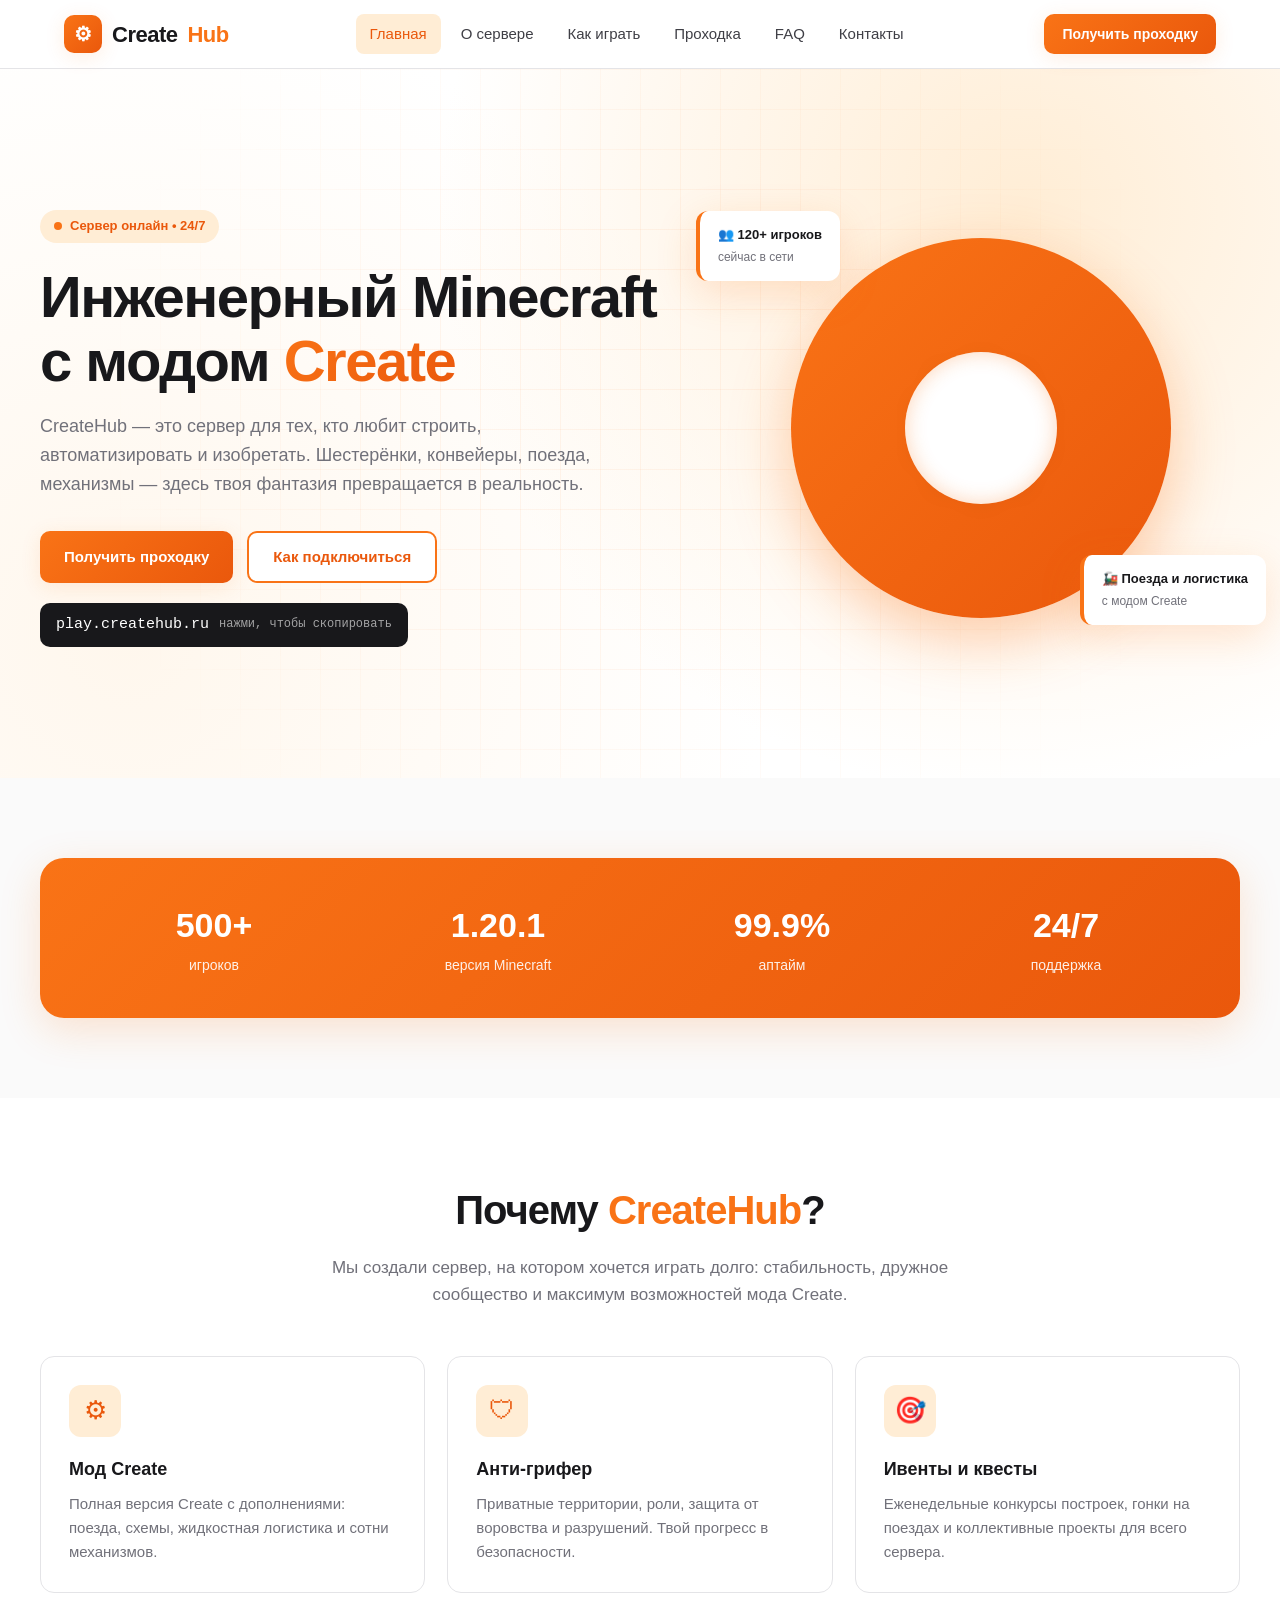
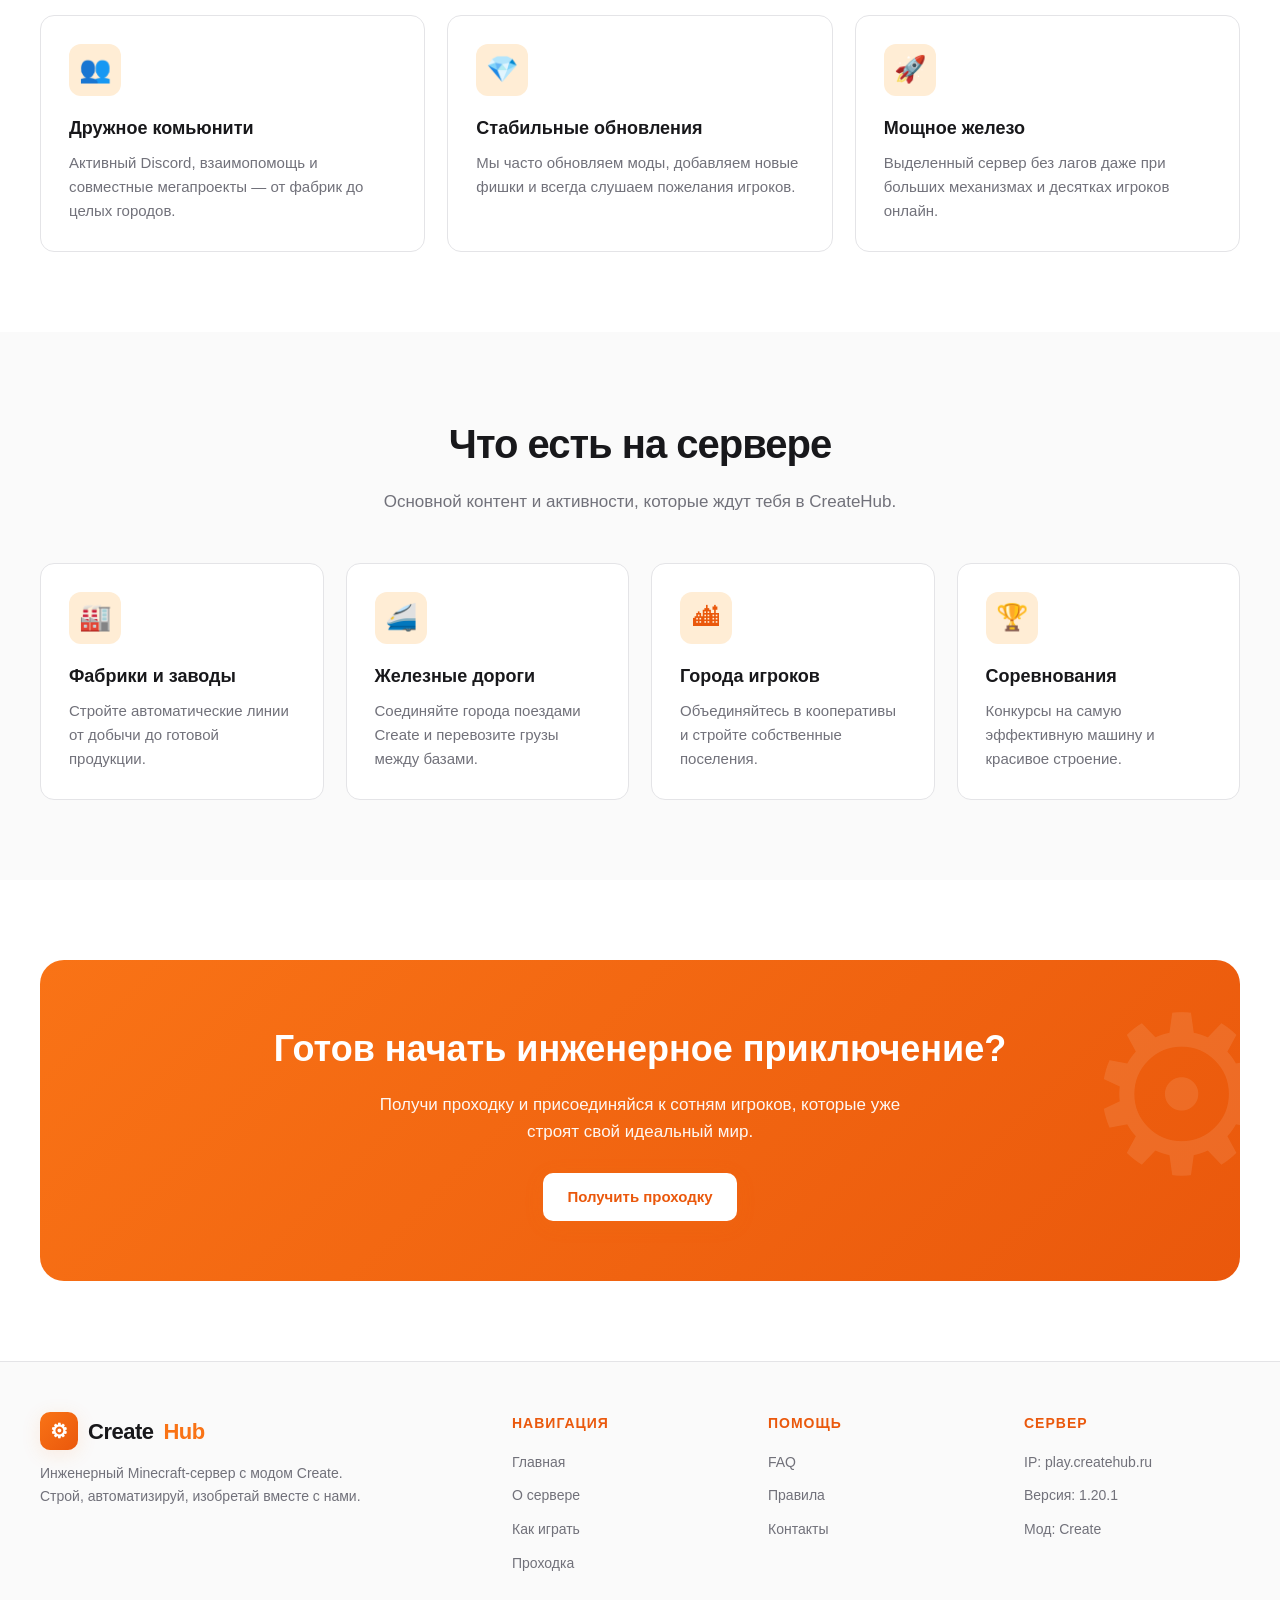
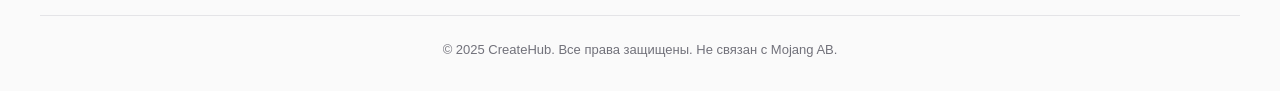
<file: index.html>
<!DOCTYPE html>
<html lang="ru">
<head>
<meta charset="UTF-8">
<meta name="viewport" content="width=device-width, initial-scale=1.0">
<title>CreateHub — Minecraft сервер с модом Create</title>
<link rel="stylesheet" href="css/style.css">
</head>
<body>

<header>
  <nav class="nav">
    <a href="index.html" class="logo">
      <div class="logo-mark">⚙</div>
      Create<span>Hub</span>
    </a>
    <div class="menu" id="menu">
      <a href="index.html" class="active">Главная</a>
      <a href="about.html">О сервере</a>
      <a href="howto.html">Как играть</a>
      <a href="pass.html">Проходка</a>
      <a href="faq.html">FAQ</a>
      <a href="contacts.html">Контакты</a>
    </div>
    <a href="pass.html" class="btn btn-primary btn-sm">Получить проходку</a>
    <button class="burger">☰</button>
  </nav>
</header>

<main>

  <section class="hero">
    <div class="hero-inner">
      <div>
        <div class="badge"><span class="dot"></span> Сервер онлайн • 24/7</div>
        <h1>Инженерный Minecraft<br>с модом <em>Create</em></h1>
        <p class="lead">CreateHub — это сервер для тех, кто любит строить, автоматизировать и изобретать. Шестерёнки, конвейеры, поезда, механизмы — здесь твоя фантазия превращается в реальность.</p>
        <div class="hero-actions">
          <a href="pass.html" class="btn btn-primary">Получить проходку</a>
          <a href="howto.html" class="btn btn-outline">Как подключиться</a>
        </div>
        <div class="ip-box" onclick="copyIP()">
          <span>play.createhub.ru</span>
          <span class="copy-label" id="ip-hint">нажми, чтобы скопировать</span>
        </div>
      </div>
      <div class="hero-visual">
        <div class="gear-big"></div>
        <div class="float-card c1">👥 120+ игроков <small>сейчас в сети</small></div>
        <div class="float-card c2">🚂 Поезда и логистика <small>с модом Create</small></div>
      </div>
    </div>
  </section>

  <section style="background:var(--gray-50);">
    <div class="container">
      <div class="stats">
        <div class="stat"><b>500+</b><span>игроков</span></div>
        <div class="stat"><b>1.20.1</b><span>версия Minecraft</span></div>
        <div class="stat"><b>99.9%</b><span>аптайм</span></div>
        <div class="stat"><b>24/7</b><span>поддержка</span></div>
      </div>
    </div>
  </section>

  <section>
    <div class="container">
      <div class="center">
        <h2 class="section-title">Почему <span style="color:var(--orange-500)">CreateHub</span>?</h2>
        <p class="section-sub">Мы создали сервер, на котором хочется играть долго: стабильность, дружное сообщество и максимум возможностей мода Create.</p>
      </div>
      <div class="grid grid-3">
        <div class="card">
          <div class="card-icon">⚙</div>
          <h3>Мод Create</h3>
          <p>Полная версия Create с дополнениями: поезда, схемы, жидкостная логистика и сотни механизмов.</p>
        </div>
        <div class="card">
          <div class="card-icon">🛡</div>
          <h3>Анти-грифер</h3>
          <p>Приватные территории, роли, защита от воровства и разрушений. Твой прогресс в безопасности.</p>
        </div>
        <div class="card">
          <div class="card-icon">🎯</div>
          <h3>Ивенты и квесты</h3>
          <p>Еженедельные конкурсы построек, гонки на поездах и коллективные проекты для всего сервера.</p>
        </div>
        <div class="card">
          <div class="card-icon">👥</div>
          <h3>Дружное комьюнити</h3>
          <p>Активный Discord, взаимопомощь и совместные мегапроекты — от фабрик до целых городов.</p>
        </div>
        <div class="card">
          <div class="card-icon">💎</div>
          <h3>Стабильные обновления</h3>
          <p>Мы часто обновляем моды, добавляем новые фишки и всегда слушаем пожелания игроков.</p>
        </div>
        <div class="card">
          <div class="card-icon">🚀</div>
          <h3>Мощное железо</h3>
          <p>Выделенный сервер без лагов даже при больших механизмах и десятках игроков онлайн.</p>
        </div>
      </div>
    </div>
  </section>

  <section style="background:var(--gray-50);">
    <div class="container">
      <div class="center">
        <h2 class="section-title">Что есть на сервере</h2>
        <p class="section-sub">Основной контент и активности, которые ждут тебя в CreateHub.</p>
      </div>
      <div class="grid grid-4">
        <div class="card">
          <div class="card-icon">🏭</div>
          <h3>Фабрики и заводы</h3>
          <p>Стройте автоматические линии от добычи до готовой продукции.</p>
        </div>
        <div class="card">
          <div class="card-icon">🚄</div>
          <h3>Железные дороги</h3>
          <p>Соединяйте города поездами Create и перевозите грузы между базами.</p>
        </div>
        <div class="card">
          <div class="card-icon">🏙</div>
          <h3>Города игроков</h3>
          <p>Объединяйтесь в кооперативы и стройте собственные поселения.</p>
        </div>
        <div class="card">
          <div class="card-icon">🏆</div>
          <h3>Соревнования</h3>
          <p>Конкурсы на самую эффективную машину и красивое строение.</p>
        </div>
      </div>
    </div>
  </section>

  <section>
    <div class="container">
      <div class="cta">
        <h2>Готов начать инженерное приключение?</h2>
        <p>Получи проходку и присоединяйся к сотням игроков, которые уже строят свой идеальный мир.</p>
        <a href="pass.html" class="btn btn-primary">Получить проходку</a>
      </div>
    </div>
  </section>

</main>

<footer>
  <div class="foot-inner">
    <div>
      <div class="logo"><div class="logo-mark">⚙</div>Create<span>Hub</span></div>
      <p>Инженерный Minecraft-сервер с модом Create. Строй, автоматизируй, изобретай вместе с нами.</p>
    </div>
    <div>
      <h5>Навигация</h5>
      <ul>
        <li><a href="index.html">Главная</a></li>
        <li><a href="about.html">О сервере</a></li>
        <li><a href="howto.html">Как играть</a></li>
        <li><a href="pass.html">Проходка</a></li>
      </ul>
    </div>
    <div>
      <h5>Помощь</h5>
      <ul>
        <li><a href="faq.html">FAQ</a></li>
        <li><a href="about.html">Правила</a></li>
        <li><a href="contacts.html">Контакты</a></li>
      </ul>
    </div>
    <div>
      <h5>Сервер</h5>
      <ul>
        <li><a onclick="copyIP()">IP: play.createhub.ru</a></li>
        <li><a>Версия: 1.20.1</a></li>
        <li><a>Мод: Create</a></li>
      </ul>
    </div>
  </div>
  <div class="copyright">
    © 2025 CreateHub. Все права защищены. Не связан с Mojang AB.
  </div>
</footer>

<script src="js/script.js"></script>
</body>
</html>
</file>
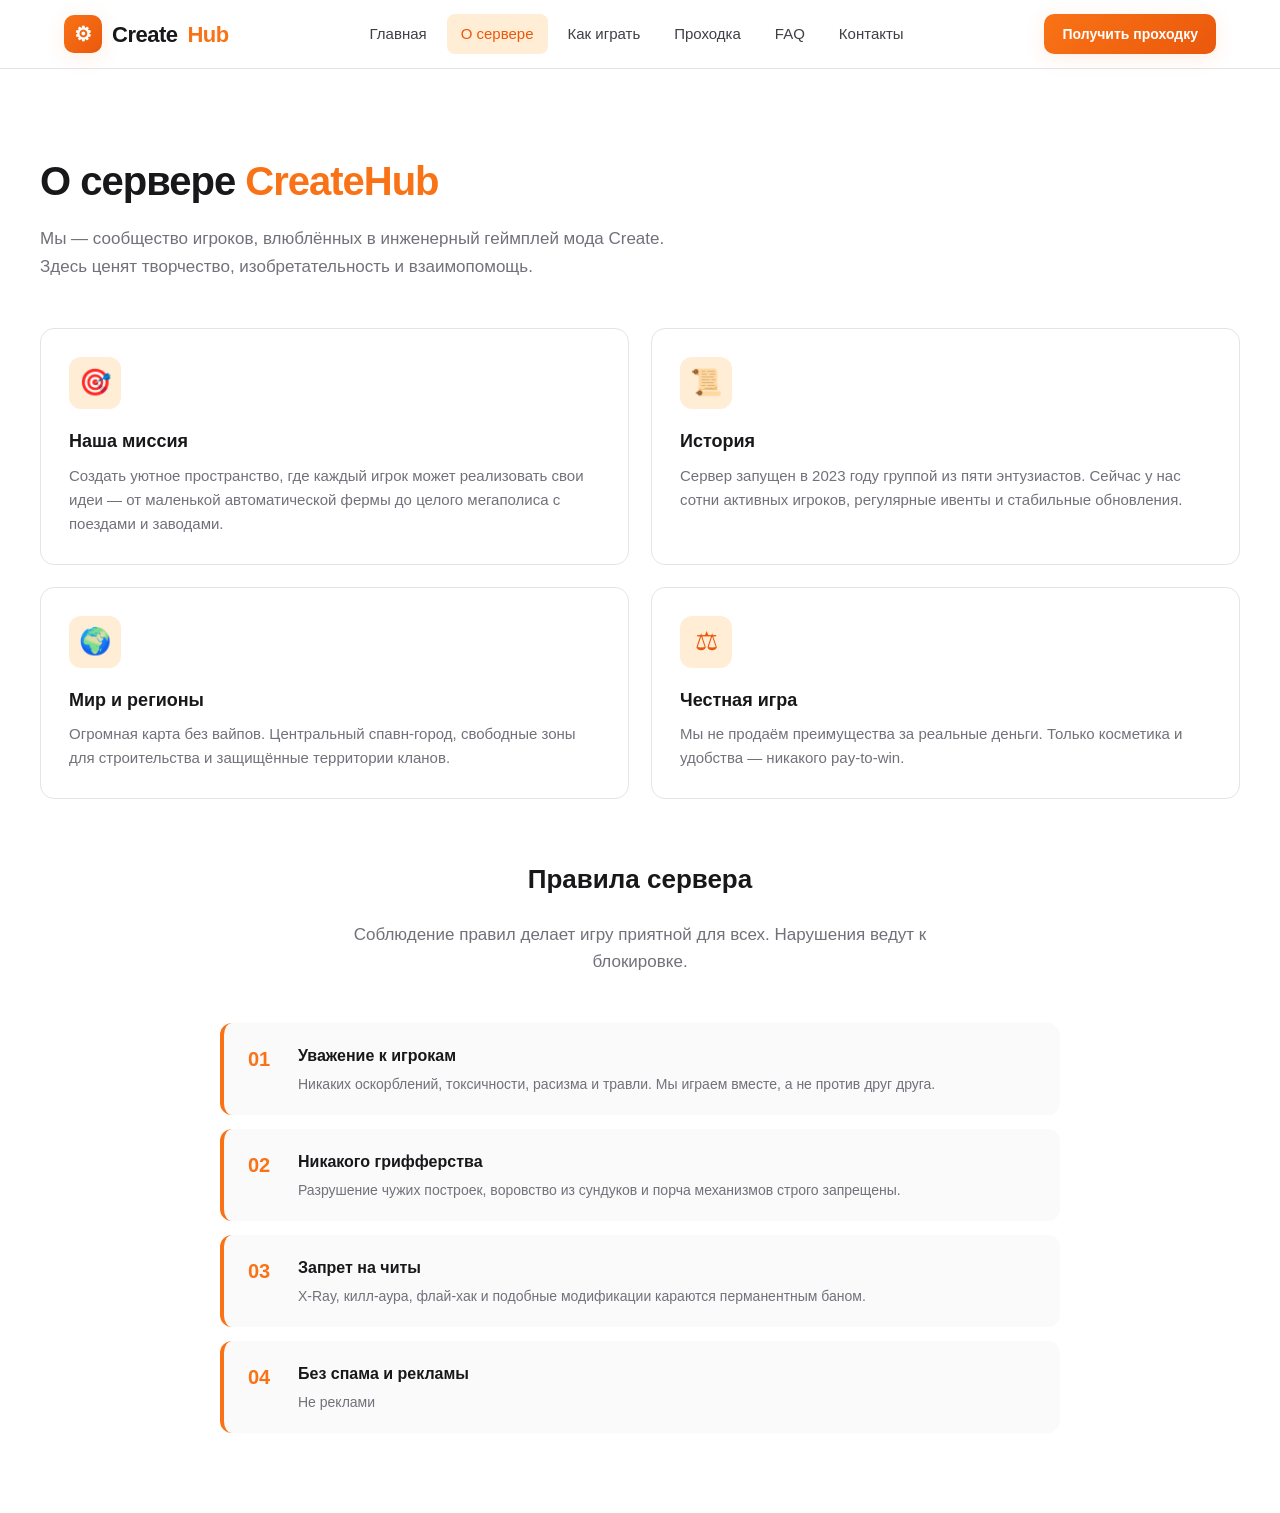
<file: about.html>
<!DOCTYPE html>
<html lang="ru">
<head>
<meta charset="UTF-8">
<meta name="viewport" content="width=device-width, initial-scale=1.0">
<title>О сервере — CreateHub</title>
<link rel="stylesheet" href="css/style.css">
</head>
<body>

<header>
  <nav class="nav">
    <a href="index.html" class="logo">
      <div class="logo-mark">⚙</div>
      Create<span>Hub</span>
    </a>
    <div class="menu" id="menu">
      <a href="index.html">Главная</a>
      <a href="about.html" class="active">О сервере</a>
      <a href="howto.html">Как играть</a>
      <a href="pass.html">Проходка</a>
      <a href="faq.html">FAQ</a>
      <a href="contacts.html">Контакты</a>
    </div>
    <a href="pass.html" class="btn btn-primary btn-sm">Получить проходку</a>
    <button class="burger">☰</button>
  </nav>
</header>

<main>
  <section>
    <div class="container">
      <h2 class="section-title">О сервере <span style="color:var(--orange-500)">CreateHub</span></h2>
      <p class="section-sub">Мы — сообщество игроков, влюблённых в инженерный геймплей мода Create. Здесь ценят творчество, изобретательность и взаимопомощь.</p>

      <div class="grid grid-2" style="margin-bottom:60px">
        <div class="card">
          <div class="card-icon">🎯</div>
          <h3>Наша миссия</h3>
          <p>Создать уютное пространство, где каждый игрок может реализовать свои идеи — от маленькой автоматической фермы до целого мегаполиса с поездами и заводами.</p>
        </div>
        <div class="card">
          <div class="card-icon">📜</div>
          <h3>История</h3>
          <p>Сервер запущен в 2023 году группой из пяти энтузиастов. Сейчас у нас сотни активных игроков, регулярные ивенты и стабильные обновления.</p>
        </div>
        <div class="card">
          <div class="card-icon">🌍</div>
          <h3>Мир и регионы</h3>
          <p>Огромная карта без вайпов. Центральный спавн-город, свободные зоны для строительства и защищённые территории кланов.</p>
        </div>
        <div class="card">
          <div class="card-icon">⚖</div>
          <h3>Честная игра</h3>
          <p>Мы не продаём преимущества за реальные деньги. Только косметика и удобства — никакого pay-to-win.</p>
        </div>
      </div>

      <h3 style="font-size:26px;font-weight:800;margin-bottom:20px;text-align:center">Правила сервера</h3>
      <p class="section-sub" style="text-align:center;margin-left:auto;margin-right:auto">Соблюдение правил делает игру приятной для всех. Нарушения ведут к блокировке.</p>

      <div class="rule-list">
        <div class="rule">
          <div class="rule-num">01</div>
          <div><h4>Уважение к игрокам</h4><p>Никаких оскорблений, токсичности, расизма и травли. Мы играем вместе, а не против друг друга.</p></div>
        </div>
        <div class="rule">
          <div class="rule-num">02</div>
          <div><h4>Никакого грифферства</h4><p>Разрушение чужих построек, воровство из сундуков и порча механизмов строго запрещены.</p></div>
        </div>
        <div class="rule">
          <div class="rule-num">03</div>
          <div><h4>Запрет на читы</h4><p>X-Ray, килл-аура, флай-хак и подобные модификации караются перманентным баном.</p></div>
        </div>
        <div class="rule">
          <div class="rule-num">04</div>
          <div><h4>Без спама и рекламы</h4><p>Не реклами
</file>
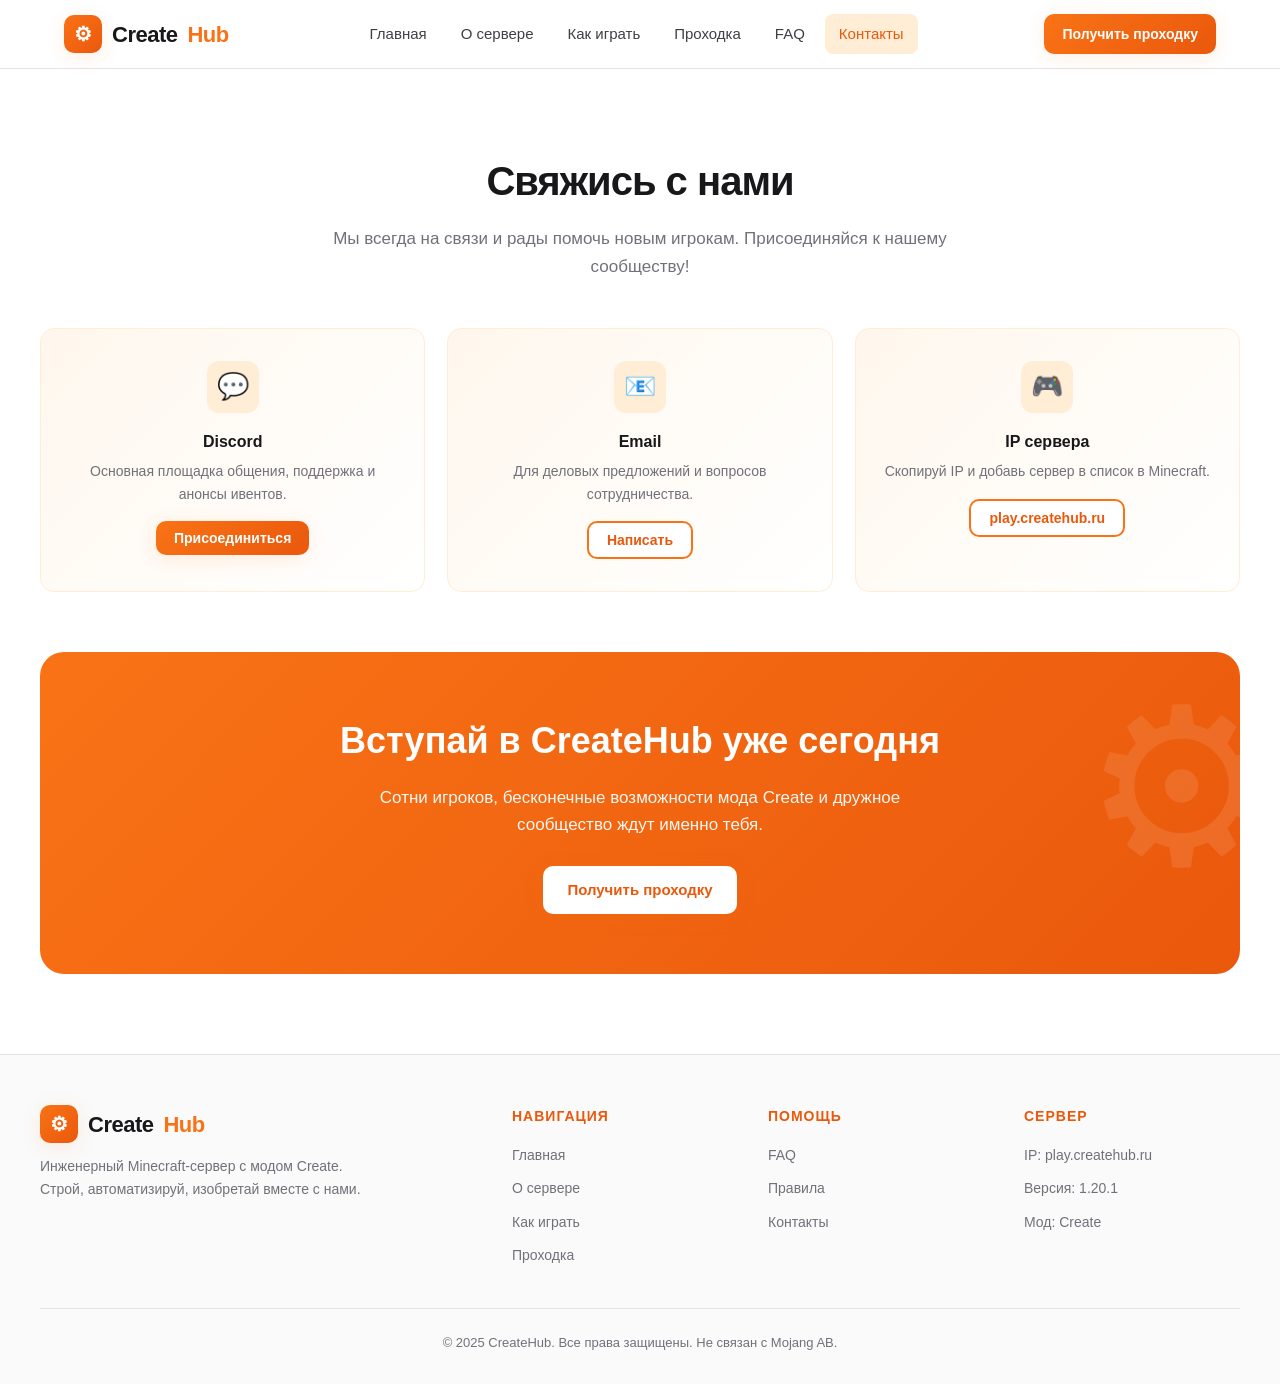
<file: contacts.html>
<!DOCTYPE html>
<html lang="ru">
<head>
<meta charset="UTF-8">
<meta name="viewport" content="width=device-width, initial-scale=1.0">
<title>Контакты — CreateHub</title>
<link rel="stylesheet" href="css/style.css">
</head>
<body>

<header>
  <nav class="nav">
    <a href="index.html" class="logo">
      <div class="logo-mark">⚙</div>
      Create<span>Hub</span>
    </a>
    <div class="menu" id="menu">
      <a href="index.html">Главная</a>
      <a href="about.html">О сервере</a>
      <a href="howto.html">Как играть</a>
      <a href="pass.html">Проходка</a>
      <a href="faq.html">FAQ</a>
      <a href="contacts.html" class="active">Контакты</a>
    </div>
    <a href="pass.html" class="btn btn-primary btn-sm">Получить проходку</a>
    <button class="burger">☰</button>
  </nav>
</header>

<main>
  <section>
    <div class="container">
      <div class="center">
        <h2 class="section-title">Свяжись с нами</h2>
        <p class="section-sub">Мы всегда на связи и рады помочь новым игрокам. Присоединяйся к нашему сообществу!</p>
      </div>

      <div class="contacts" style="margin-top:40px">
        <div class="contact-card">
          <div class="card-icon">💬</div>
          <h4>Discord</h4>
          <p>Основная площадка общения, поддержка и анонсы ивентов.</p>
          <button class="btn btn-primary btn-sm" onclick="alert('Ссылка на Discord будет добавлена позже!')">Присоединиться</button>
        </div>
        <div class="contact-card">
          <div class="card-icon">📧</div>
          <h4>Email</h4>
          <p>Для деловых предложений и вопросов сотрудничества.</p>
          <button class="btn btn-outline btn-sm" onclick="alert('support@createhub.ru')">Написать</button>
        </div>
        <div class="contact-card">
          <div class="card-icon">🎮</div>
          <h4>IP сервера</h4>
          <p>Скопируй IP и добавь сервер в список в Minecraft.</p>
          <button class="btn btn-outline btn-sm" onclick="copyIP()">play.createhub.ru</button>
        </div>
      </div>

      <div class="cta" style="margin-top:60px">
        <h2>Вступай в CreateHub уже сегодня</h2>
        <p>Сотни игроков, бесконечные возможности мода Create и дружное сообщество ждут именно тебя.</p>
        <a href="pass.html" class="btn btn-primary">Получить проходку</a>
      </div>
    </div>
  </section>
</main>

<footer>
  <div class="foot-inner">
    <div>
      <div class="logo"><div class="logo-mark">⚙</div>Create<span>Hub</span></div>
      <p>Инженерный Minecraft-сервер с модом Create. Строй, автоматизируй, изобретай вместе с нами.</p>
    </div>
    <div>
      <h5>Навигация</h5>
      <ul>
        <li><a href="index.html">Главная</a></li>
        <li><a href="about.html">О сервере</a></li>
        <li><a href="howto.html">Как играть</a></li>
        <li><a href="pass.html">Проходка</a></li>
      </ul>
    </div>
    <div>
      <h5>Помощь</h5>
      <ul>
        <li><a href="faq.html">FAQ</a></li>
        <li><a href="about.html">Правила</a></li>
        <li><a href="contacts.html">Контакты</a></li>
      </ul>
    </div>
    <div>
      <h5>Сервер</h5>
      <ul>
        <li><a onclick="copyIP()">IP: play.createhub.ru</a></li>
        <li><a>Версия: 1.20.1</a></li>
        <li><a>Мод: Create</a></li>
      </ul>
    </div>
  </div>
  <div class="copyright">
    © 2025 CreateHub. Все права защищены. Не связан с Mojang AB.
  </div>
</footer>

<script src="js/script.js"></script>
</body>
</html>
</file>
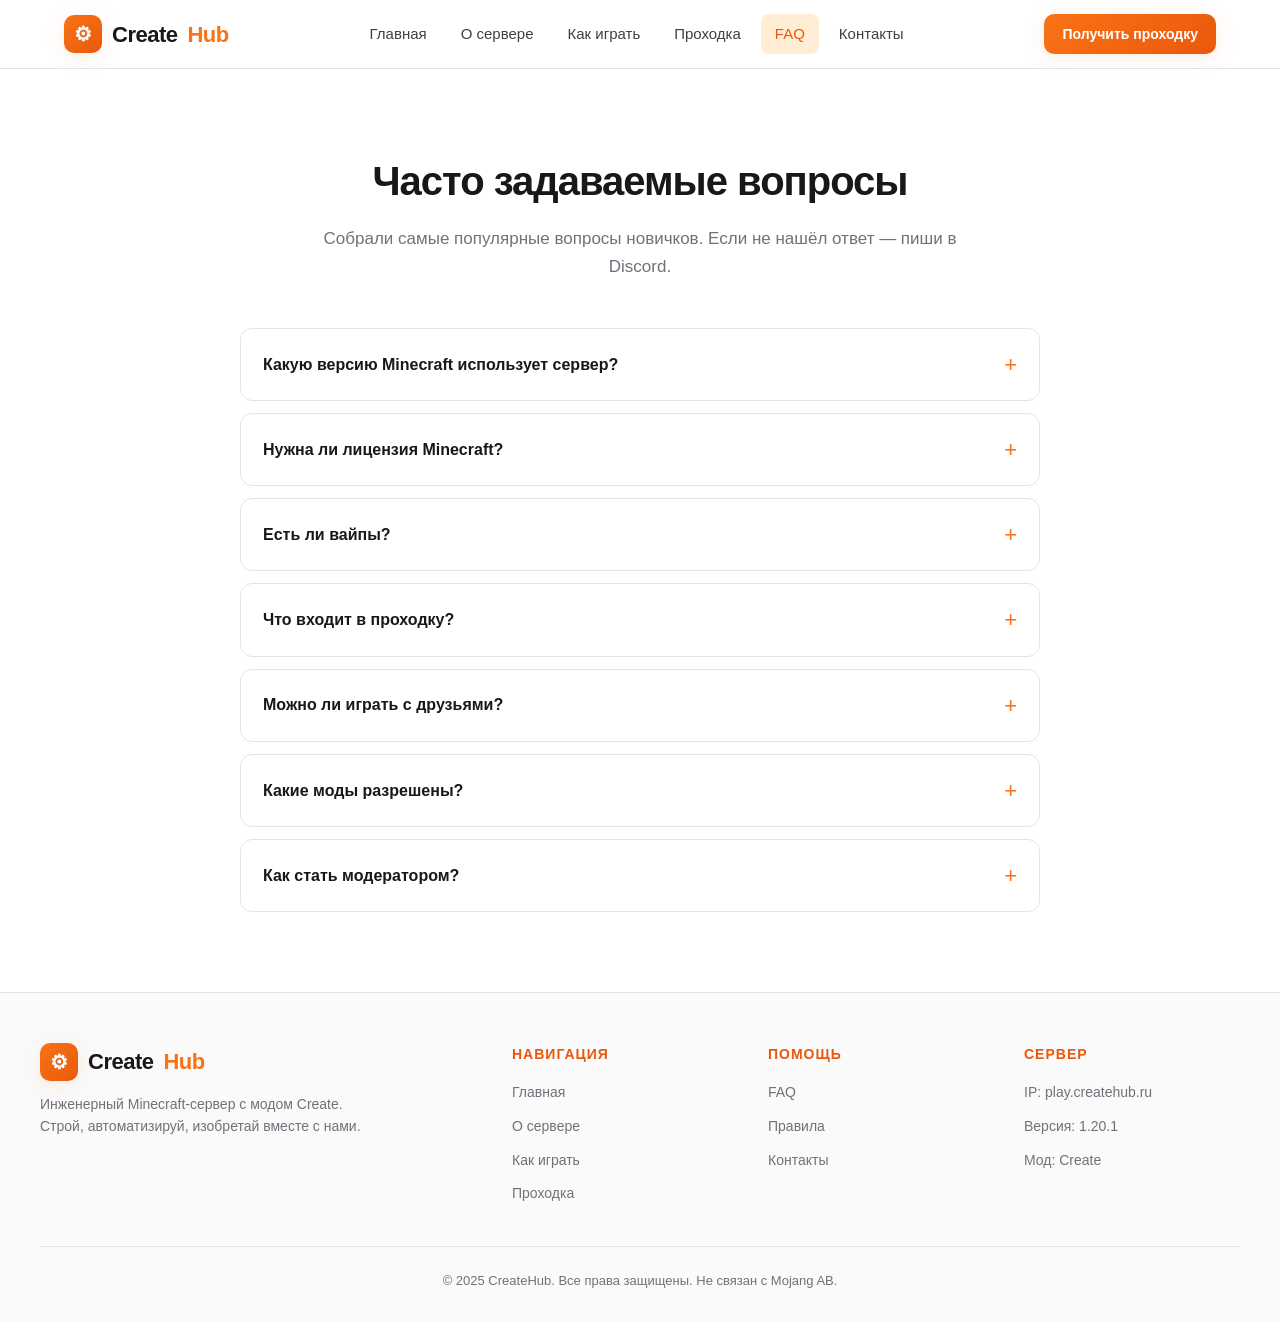
<file: faq.html>
<!DOCTYPE html>
<html lang="ru">
<head>
<meta charset="UTF-8">
<meta name="viewport" content="width=device-width, initial-scale=1.0">
<title>FAQ — CreateHub</title>
<link rel="stylesheet" href="css/style.css">
</head>
<body>

<header>
  <nav class="nav">
    <a href="index.html" class="logo">
      <div class="logo-mark">⚙</div>
      Create<span>Hub</span>
    </a>
    <div class="menu" id="menu">
      <a href="index.html">Главная</a>
      <a href="about.html">О сервере</a>
      <a href="howto.html">Как играть</a>
      <a href="pass.html">Проходка</a>
      <a href="faq.html" class="active">FAQ</a>
      <a href="contacts.html">Контакты</a>
    </div>
    <a href="pass.html" class="btn btn-primary btn-sm">Получить проходку</a>
    <button class="burger">☰</button>
  </nav>
</header>

<main>
  <section>
    <div class="container">
      <div class="center">
        <h2 class="section-title">Часто задаваемые вопросы</h2>
        <p class="section-sub">Собрали самые популярные вопросы новичков. Если не нашёл ответ — пиши в Discord.</p>
      </div>

      <div class="faq" style="margin-top:40px">
        <div class="faq-item">
          <div class="faq-q">Какую версию Minecraft использует сервер?</div>
          <div class="faq-a"><div>Сервер работает на версии <b>1.20.1</b> с модом Create и дополнениями. Скачать готовую сборку можно в нашем Discord.</div></div>
        </div>
        <div class="faq-item">
          <div class="faq-q">Нужна ли лицензия Minecraft?</div>
          <div class="faq-a"><div>Да, сервер работает только для лицензионных аккаунтов. Это защищает игроков и позволяет использовать скины.</div></div>
        </div>
        <div class="faq-item">
          <div class="faq-q">Есть ли вайпы?</div>
          <div class="faq-a"><div>Нет, вайпы не планируются. Мир будет существовать долго, а регионы игроков защищены.</div></div>
        </div>
        <div class="faq-item">
          <div class="faq-q">Что входит в проходку?</div>
          <div class="faq-a"><div>Проходка даёт доступ к серверу, регионы для баз, команды телепортации и участие во всех ивентах. Подробности — на странице «Проходка».</div></div>
        </div>
        <div class="faq-item">
          <div class="faq-q">Можно ли играть с друзьями?</div>
          <div class="faq-a"><div>Конечно! Вы можете объединяться в кланы, строить общие города и создавать совместные проекты.</div></div>
        </div>
        <div class="faq-item">
          <div class="faq-q">Какие моды разрешены?</div>
          <div class="faq-a"><div>Разрешены оптимизационные моды (Sodium, OptiFine), миникарты без читерских функций, а также любые декоративные моды. Читы — запрещены.</div></div>
        </div>
        <div class="faq-item">
          <div class="faq-q">Как стать модератором?</div>
          <div class="faq-a"><div>Набор модераторов проводится периодически в Discord. Следи за анонсами и подай заявку, когда откроется набор.</div></div>
        </div>
      </div>
    </div>
  </section>
</main>

<footer>
  <div class="foot-inner">
    <div>
      <div class="logo"><div class="logo-mark">⚙</div>Create<span>Hub</span></div>
      <p>Инженерный Minecraft-сервер с модом Create. Строй, автоматизируй, изобретай вместе с нами.</p>
    </div>
    <div>
      <h5>Навигация</h5>
      <ul>
        <li><a href="index.html">Главная</a></li>
        <li><a href="about.html">О сервере</a></li>
        <li><a href="howto.html">Как играть</a></li>
        <li><a href="pass.html">Проходка</a></li>
      </ul>
    </div>
    <div>
      <h5>Помощь</h5>
      <ul>
        <li><a href="faq.html">FAQ</a></li>
        <li><a href="about.html">Правила</a></li>
        <li><a href="contacts.html">Контакты</a></li>
      </ul>
    </div>
    <div>
      <h5>Сервер</h5>
      <ul>
        <li><a onclick="copyIP()">IP: play.createhub.ru</a></li>
        <li><a>Версия: 1.20.1</a></li>
        <li><a>Мод: Create</a></li>
      </ul>
    </div>
  </div>
  <div class="copyright">
    © 2025 CreateHub. Все права защищены. Не связан с Mojang AB.
  </div>
</footer>

<script src="js/script.js"></script>
</body>
</html>
</file>
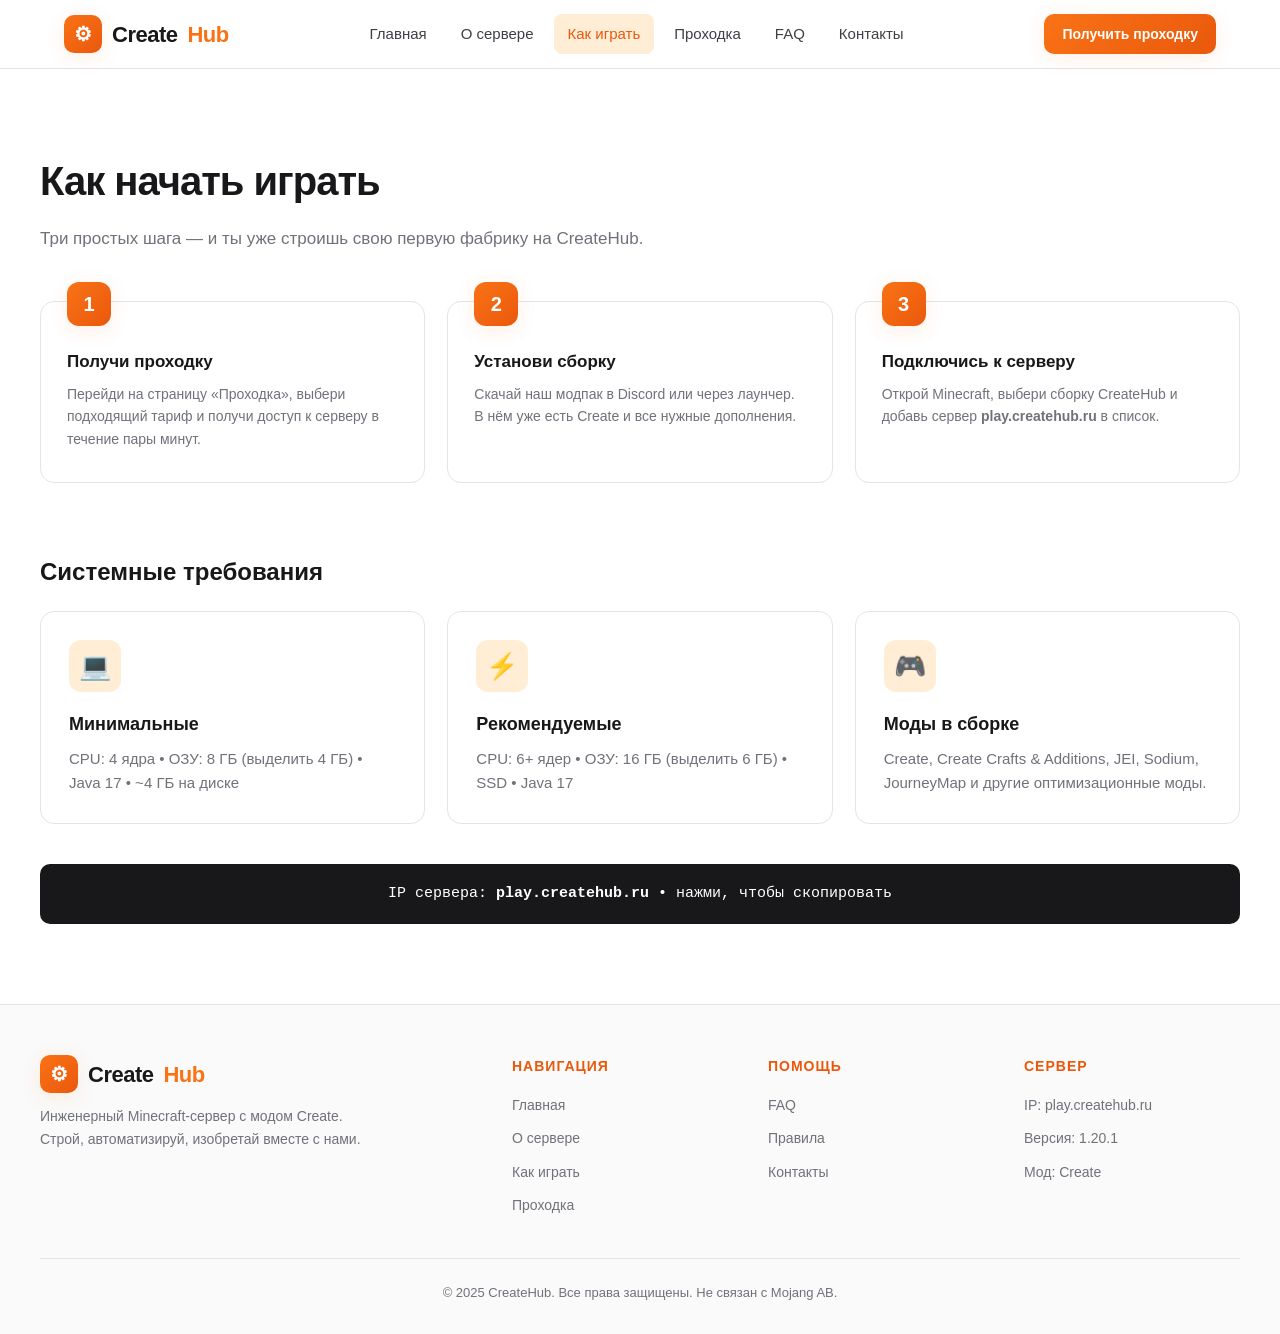
<file: howto.html>
<!DOCTYPE html>
<html lang="ru">
<head>
<meta charset="UTF-8">
<meta name="viewport" content="width=device-width, initial-scale=1.0">
<title>Как играть — CreateHub</title>
<link rel="stylesheet" href="css/style.css">
</head>
<body>

<header>
  <nav class="nav">
    <a href="index.html" class="logo">
      <div class="logo-mark">⚙</div>
      Create<span>Hub</span>
    </a>
    <div class="menu" id="menu">
      <a href="index.html">Главная</a>
      <a href="about.html">О сервере</a>
      <a href="howto.html" class="active">Как играть</a>
      <a href="pass.html">Проходка</a>
      <a href="faq.html">FAQ</a>
      <a href="contacts.html">Контакты</a>
    </div>
    <a href="pass.html" class="btn btn-primary btn-sm">Получить проходку</a>
    <button class="burger">☰</button>
  </nav>
</header>

<main>
  <section>
    <div class="container">
      <h2 class="section-title">Как начать играть</h2>
      <p class="section-sub">Три простых шага — и ты уже строишь свою первую фабрику на CreateHub.</p>

      <div class="steps" style="margin-bottom:70px">
        <div class="step">
          <h4>Получи проходку</h4>
          <p>Перейди на страницу «Проходка», выбери подходящий тариф и получи доступ к серверу в течение пары минут.</p>
        </div>
        <div class="step">
          <h4>Установи сборку</h4>
          <p>Скачай наш модпак в Discord или через лаунчер. В нём уже есть Create и все нужные дополнения.</p>
        </div>
        <div class="step">
          <h4>Подключись к серверу</h4>
          <p>Открой Minecraft, выбери сборку CreateHub и добавь сервер <b>play.createhub.ru</b> в список.</p>
        </div>
      </div>

      <h3 style="font-size:24px;font-weight:800;margin-bottom:20px">Системные требования</h3>
      <div class="grid grid-3">
        <div class="card">
          <div class="card-icon">💻</div>
          <h3>Минимальные</h3>
          <p>CPU: 4 ядра • ОЗУ: 8 ГБ (выделить 4 ГБ) • Java 17 • ~4 ГБ на диске</p>
        </div>
        <div class="card">
          <div class="card-icon">⚡</div>
          <h3>Рекомендуемые</h3>
          <p>CPU: 6+ ядер • ОЗУ: 16 ГБ (выделить 6 ГБ) • SSD • Java 17</p>
        </div>
        <div class="card">
          <div class="card-icon">🎮</div>
          <h3>Моды в сборке</h3>
          <p>Create, Create Crafts & Additions, JEI, Sodium, JourneyMap и другие оптимизационные моды.</p>
        </div>
      </div>

      <div class="ip-box" style="margin-top:40px;display:block;text-align:center;padding:18px" onclick="copyIP()">
        IP сервера: <b>play.createhub.ru</b> • нажми, чтобы скопировать
      </div>
    </div>
  </section>
</main>

<footer>
  <div class="foot-inner">
    <div>
      <div class="logo"><div class="logo-mark">⚙</div>Create<span>Hub</span></div>
      <p>Инженерный Minecraft-сервер с модом Create. Строй, автоматизируй, изобретай вместе с нами.</p>
    </div>
    <div>
      <h5>Навигация</h5>
      <ul>
        <li><a href="index.html">Главная</a></li>
        <li><a href="about.html">О сервере</a></li>
        <li><a href="howto.html">Как играть</a></li>
        <li><a href="pass.html">Проходка</a></li>
      </ul>
    </div>
    <div>
      <h5>Помощь</h5>
      <ul>
        <li><a href="faq.html">FAQ</a></li>
        <li><a href="about.html">Правила</a></li>
        <li><a href="contacts.html">Контакты</a></li>
      </ul>
    </div>
    <div>
      <h5>Сервер</h5>
      <ul>
        <li><a onclick="copyIP()">IP: play.createhub.ru</a></li>
        <li><a>Версия: 1.20.1</a></li>
        <li><a>Мод: Create</a></li>
      </ul>
    </div>
  </div>
  <div class="copyright">
    © 2025 CreateHub. Все права защищены. Не связан с Mojang AB.
  </div>
</footer>

<script src="js/script.js"></script>
</body>
</html>
</file>
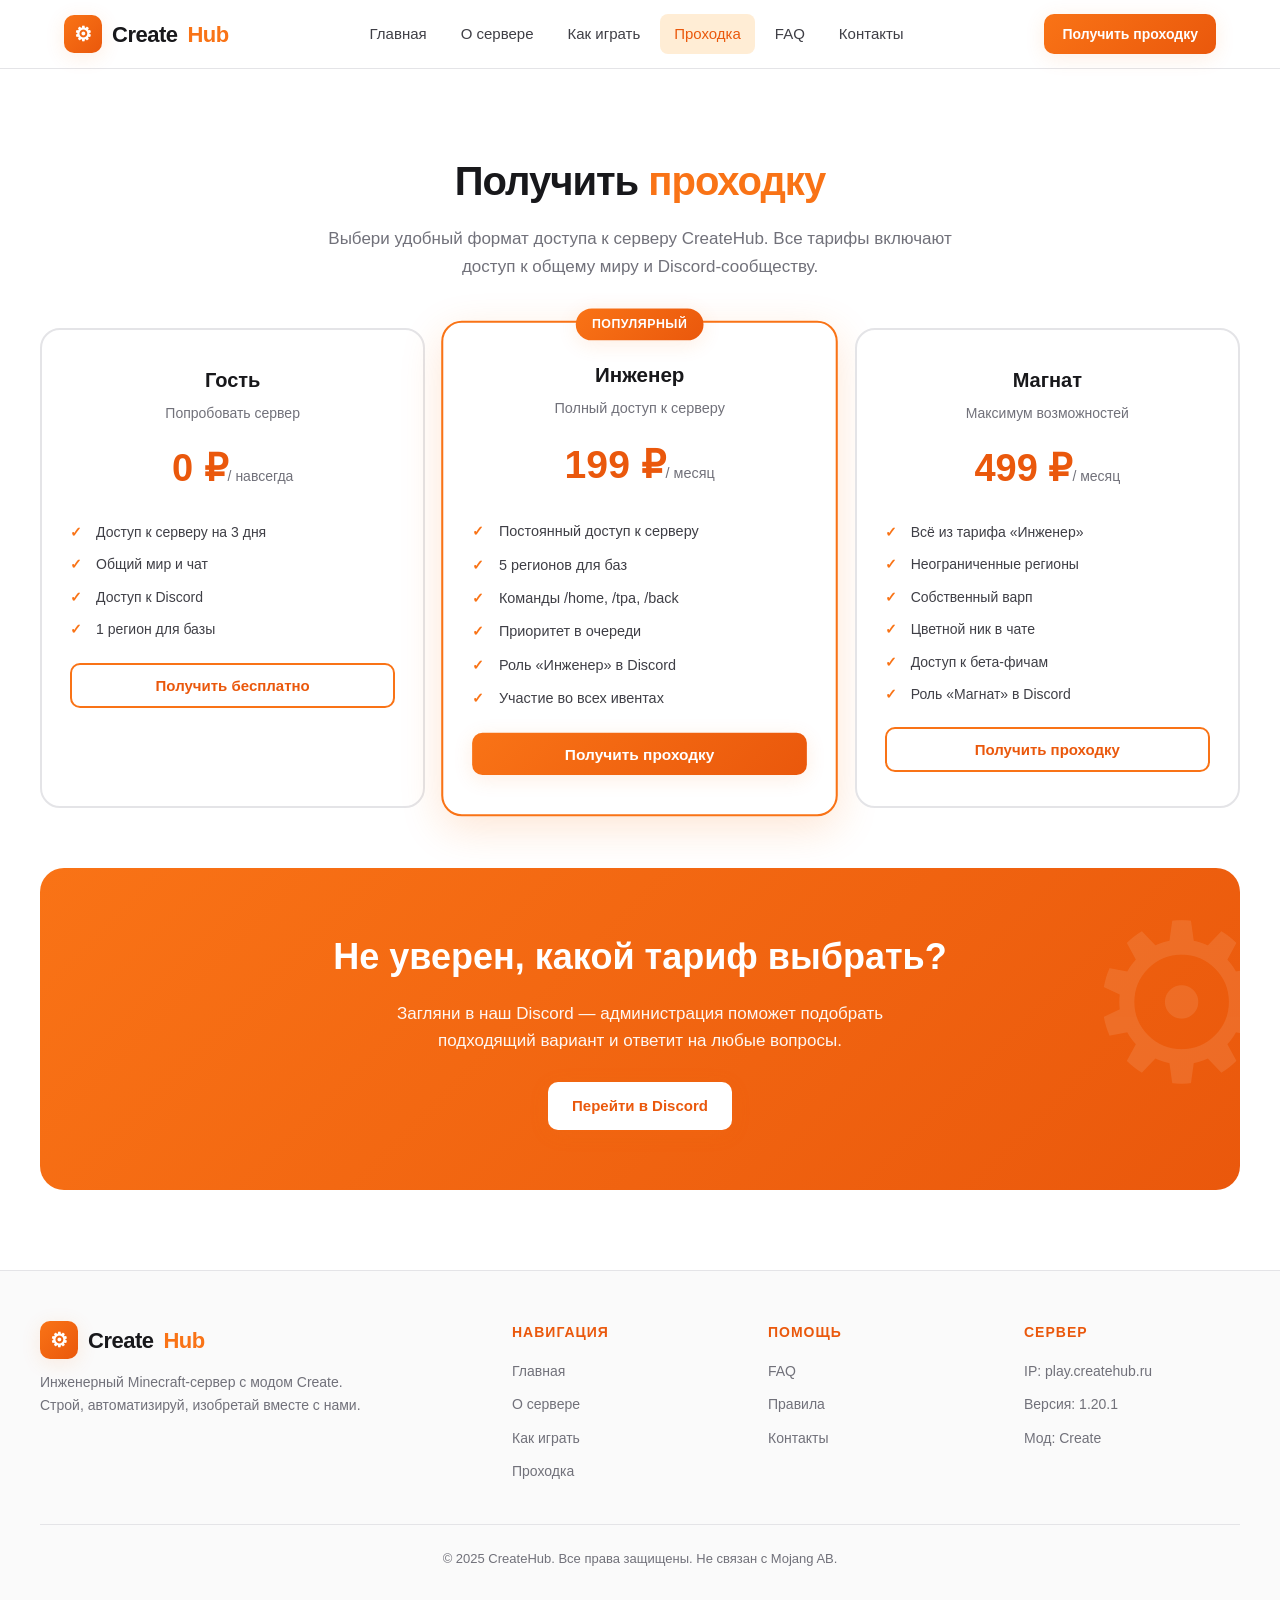
<file: pass.html>
<!DOCTYPE html>
<html lang="ru">
<head>
<meta charset="UTF-8">
<meta name="viewport" content="width=device-width, initial-scale=1.0">
<title>Получить проходку — CreateHub</title>
<link rel="stylesheet" href="css/style.css">
</head>
<body>

<header>
  <nav class="nav">
    <a href="index.html" class="logo">
      <div class="logo-mark">⚙</div>
      Create<span>Hub</span>
    </a>
    <div class="menu" id="menu">
      <a href="index.html">Главная</a>
      <a href="about.html">О сервере</a>
      <a href="howto.html">Как играть</a>
      <a href="pass.html" class="active">Проходка</a>
      <a href="faq.html">FAQ</a>
      <a href="contacts.html">Контакты</a>
    </div>
    <a href="pass.html" class="btn btn-primary btn-sm">Получить проходку</a>
    <button class="burger">☰</button>
  </nav>
</header>

<main>
  <section>
    <div class="container">
      <div class="center">
        <h2 class="section-title">Получить <span style="color:var(--orange-500)">проходку</span></h2>
        <p class="section-sub">Выбери удобный формат доступа к серверу CreateHub. Все тарифы включают доступ к общему миру и Discord-сообществу.</p>
      </div>

      <div class="plans" style="margin-top:40px">
        <div class="plan">
          <h3>Гость</h3>
          <p style="color:var(--gray-500);font-size:14px">Попробовать сервер</p>
          <div class="price">0 ₽<small>/ навсегда</small></div>
          <ul>
            <li>Доступ к серверу на 3 дня</li>
            <li>Общий мир и чат</li>
            <li>Доступ к Discord</li>
            <li>1 регион для базы</li>
          </ul>
          <button class="btn btn-outline" onclick="alert('Гостевой доступ выдается в нашем Discord!')">Получить бесплатно</button>
        </div>

        <div class="plan featured">
          <div class="plan-tag">ПОПУЛЯРНЫЙ</div>
          <h3>Инженер</h3>
          <p style="color:var(--gray-500);font-size:14px">Полный доступ к серверу</p>
          <div class="price">199 ₽<small>/ месяц</small></div>
          <ul>
            <li>Постоянный доступ к серверу</li>
            <li>5 регионов для баз</li>
            <li>Команды /home, /tpa, /back</li>
            <li>Приоритет в очереди</li>
            <li>Роль «Инженер» в Discord</li>
            <li>Участие во всех ивентах</li>
          </ul>
          <button class="btn btn-primary" onclick="alert('Оплата будет доступна в нашем Discord!')">Получить проходку</button>
        </div>

        <div class="plan">
          <h3>Магнат</h3>
          <p style="color:var(--gray-500);font-size:14px">Максимум возможностей</p>
          <div class="price">499 ₽<small>/ месяц</small></div>
          <ul>
            <li>Всё из тарифа «Инженер»</li>
            <li>Неограниченные регионы</li>
            <li>Собственный варп</li>
            <li>Цветной ник в чате</li>
            <li>Доступ к бета-фичам</li>
            <li>Роль «Магнат» в Discord</li>
          </ul>
          <button class="btn btn-outline" onclick="alert('Оплата будет доступна в нашем Discord!')">Получить проходку</button>
        </div>
      </div>

      <div class="cta" style="margin-top:60px">
        <h2>Не уверен, какой тариф выбрать?</h2>
        <p>Загляни в наш Discord — администрация поможет подобрать подходящий вариант и ответит на любые вопросы.</p>
        <a href="contacts.html" class="btn btn-primary">Перейти в Discord</a>
      </div>
    </div>
  </section>
</main>

<footer>
  <div class="foot-inner">
    <div>
      <div class="logo"><div class="logo-mark">⚙</div>Create<span>Hub</span></div>
      <p>Инженерный Minecraft-сервер с модом Create. Строй, автоматизируй, изобретай вместе с нами.</p>
    </div>
    <div>
      <h5>Навигация</h5>
      <ul>
        <li><a href="index.html">Главная</a></li>
        <li><a href="about.html">О сервере</a></li>
        <li><a href="howto.html">Как играть</a></li>
        <li><a href="pass.html">Проходка</a></li>
      </ul>
    </div>
    <div>
      <h5>Помощь</h5>
      <ul>
        <li><a href="faq.html">FAQ</a></li>
        <li><a href="about.html">Правила</a></li>
        <li><a href="contacts.html">Контакты</a></li>
      </ul>
    </div>
    <div>
      <h5>Сервер</h5>
      <ul>
        <li><a onclick="copyIP()">IP: play.createhub.ru</a></li>
        <li><a>Версия: 1.20.1</a></li>
        <li><a>Мод: Create</a></li>
      </ul>
    </div>
  </div>
  <div class="copyright">
    © 2025 CreateHub. Все права защищены. Не связан с Mojang AB.
  </div>
</footer>

<script src="js/script.js"></script>
</body>
</html>
</file>
<file: css/style.css>
:root{
  --orange-500:#F97316;
  --orange-600:#EA580C;
  --orange-400:#FB923C;
  --orange-100:#FFEDD5;
  --orange-50:#FFF7ED;
  --white:#FFFFFF;
  --gray-50:#FAFAFA;
  --gray-100:#F4F4F5;
  --gray-200:#E4E4E7;
  --gray-500:#71717A;
  --gray-700:#3F3F46;
  --gray-900:#18181B;
  --radius:14px;
  --shadow:0 4px 20px rgba(249,115,22,.12);
  --shadow-lg:0 12px 40px rgba(249,115,22,.18);
}
*{box-sizing:border-box;margin:0;padding:0}
html{scroll-behavior:smooth}
body{
  font-family:'Segoe UI',Roboto,-apple-system,sans-serif;
  background:var(--white);
  color:var(--gray-900);
  line-height:1.6;
  overflow-x:hidden;
}
a{color:inherit;text-decoration:none}

header{
  position:sticky;top:0;z-index:100;
  background:rgba(255,255,255,.92);
  backdrop-filter:blur(12px);
  border-bottom:1px solid var(--gray-200);
}
.nav{
  max-width:1200px;margin:0 auto;
  display:flex;align-items:center;justify-content:space-between;
  padding:14px 24px;
}
.logo{
  display:flex;align-items:center;gap:10px;
  font-weight:800;font-size:22px;letter-spacing:-.5px;
  cursor:pointer;
}
.logo-mark{
  width:38px;height:38px;border-radius:10px;
  background:linear-gradient(135deg,var(--orange-500),var(--orange-600));
  display:grid;place-items:center;
  box-shadow:var(--shadow);
  color:#fff;font-size:20px;
  animation:spin-slow 12s linear infinite;
}
@keyframes spin-slow{to{transform:rotate(360deg)}}
.logo span{color:var(--orange-500)}
.menu{display:flex;gap:6px;align-items:center}
.menu a{
  padding:8px 14px;border-radius:8px;
  font-weight:500;font-size:15px;color:var(--gray-700);
  transition:.2s;
  cursor:pointer;
}
.menu a:hover{background:var(--orange-50);color:var(--orange-600)}
.menu a.active{background:var(--orange-100);color:var(--orange-600)}
.btn{
  display:inline-flex;align-items:center;gap:8px;
  padding:12px 24px;border-radius:10px;
  font-weight:600;font-size:15px;
  cursor:pointer;border:none;
  transition:.25s;
  font-family:inherit;
}
.btn-primary{
  background:linear-gradient(135deg,var(--orange-500),var(--orange-600));
  color:#fff;
  box-shadow:var(--shadow);
}
.btn-primary:hover{
  transform:translateY(-2px);
  box-shadow:var(--shadow-lg);
}
.btn-outline{
  background:#fff;color:var(--orange-600);
  border:2px solid var(--orange-500);
}
.btn-outline:hover{background:var(--orange-50)}
.btn-sm{padding:9px 18px;font-size:14px}

.burger{display:none;background:none;border:none;font-size:26px;cursor:pointer;color:var(--orange-600)}

main{min-height:70vh}
section{padding:80px 24px}
.container{max-width:1200px;margin:0 auto}

.hero{
  background:
    radial-gradient(circle at 80% 20%, var(--orange-100) 0%, transparent 50%),
    radial-gradient(circle at 10% 80%, var(--orange-50) 0%, transparent 50%),
    var(--white);
  padding:100px 24px 90px;
  position:relative;
  overflow:hidden;
}
.hero::before{
  content:'';
  position:absolute;inset:0;
  background-image:
    linear-gradient(rgba(249,115,22,.06) 1px, transparent 1px),
    linear-gradient(90deg, rgba(249,115,22,.06) 1px, transparent 1px);
  background-size:40px 40px;
  mask-image:radial-gradient(circle at center, #000 30%, transparent 75%);
  pointer-events:none;
}
.hero-inner{
  max-width:1200px;margin:0 auto;
  display:grid;grid-template-columns:1.2fr 1fr;gap:60px;align-items:center;
  position:relative;
}
.badge{
  display:inline-flex;align-items:center;gap:8px;
  padding:6px 14px;border-radius:999px;
  background:var(--orange-100);color:var(--orange-600);
  font-size:13px;font-weight:600;
  margin-bottom:22px;
}
.dot{
  width:8px;height:8px;border-radius:50%;
  background:var(--orange-500);
  box-shadow:0 0 0 0 rgba(249,115,22,.7);
  animation:pulse 2s infinite;
}
@keyframes pulse{
  0%{box-shadow:0 0 0 0 rgba(249,115,22,.7)}
  70%{box-shadow:0 0 0 10px rgba(249,115,22,0)}
  100%{box-shadow:0 0 0 0 rgba(249,115,22,0)}
}
.hero h1{
  font-size:clamp(36px,5vw,58px);
  font-weight:800;line-height:1.1;
  letter-spacing:-1.5px;
  margin-bottom:20px;
}
.hero h1 em{
  font-style:normal;
  background:linear-gradient(135deg,var(--orange-500),var(--orange-600));
  -webkit-background-clip:text;background-clip:text;
  -webkit-text-fill-color:transparent;
}
.hero p.lead{
  font-size:18px;color:var(--gray-500);
  max-width:560px;margin-bottom:32px;
}
.hero-actions{display:flex;gap:14px;flex-wrap:wrap}

.hero-visual{
  position:relative;
  aspect-ratio:1;
  display:grid;place-items:center;
}
.gear-big{
  width:100%;max-width:380px;aspect-ratio:1;
  border-radius:50%;
  background:linear-gradient(135deg,var(--orange-500),var(--orange-600));
  display:grid;place-items:center;
  box-shadow:0 20px 60px rgba(249,115,22,.35);
  animation:spin-slow 20s linear infinite;
  position:relative;
}
.gear-big::before{
  content:'⚙';
  font-size:180px;color:#fff;
  filter:drop-shadow(0 4px 12px rgba(0,0,0,.15));
}
.gear-big::after{
  content:'';
  position:absolute;
  width:40%;height:40%;
  background:var(--white);border-radius:50%;
  box-shadow:inset 0 0 20px rgba(249,115,22,.3);
}
.float-card{
  position:absolute;
  background:#fff;padding:14px 18px;border-radius:12px;
  box-shadow:var(--shadow-lg);
  font-size:13px;font-weight:600;
  border-left:4px solid var(--orange-500);
  animation:float 3s ease-in-out infinite;
}
.float-card.c1{top:8%;left:-5%}
.float-card.c2{bottom:12%;right:-5%;animation-delay:1s}
.float-card small{display:block;color:var(--gray-500);font-weight:400;font-size:12px;margin-top:2px}
@keyframes float{
  0%,100%{transform:translateY(0)}
  50%{transform:translateY(-12px)}
}

.section-title{
  font-size:clamp(28px,3.5vw,40px);
  font-weight:800;letter-spacing:-1px;
  margin-bottom:12px;
}
.section-sub{
  color:var(--gray-500);font-size:17px;
  max-width:640px;margin-bottom:48px;
}
.center{text-align:center}
.center .section-sub{margin-left:auto;margin-right:auto}

.grid{display:grid;gap:22px}
.grid-3{grid-template-columns:repeat(3,1fr)}
.grid-4{grid-template-columns:repeat(4,1fr)}
.grid-2{grid-template-columns:repeat(2,1fr)}

.card{
  background:#fff;
  border:1px solid var(--gray-200);
  border-radius:var(--radius);
  padding:28px;
  transition:.25s;
  position:relative;
  overflow:hidden;
}
.card::after{
  content:'';position:absolute;top:0;left:0;height:3px;width:0;
  background:linear-gradient(90deg,var(--orange-500),var(--orange-600));
  transition:.35s;
}
.card:hover{
  transform:translateY(-4px);
  box-shadow:var(--shadow-lg);
  border-color:var(--orange-400);
}
.card:hover::after{width:100%}
.card-icon{
  width:52px;height:52px;border-radius:12px;
  background:var(--orange-100);color:var(--orange-600);
  display:grid;place-items:center;font-size:26px;
  margin-bottom:18px;
}
.card h3{font-size:18px;margin-bottom:8px;font-weight:700}
.card p{color:var(--gray-500);font-size:15px}

.stats{
  display:grid;grid-template-columns:repeat(4,1fr);
  gap:16px;
  background:linear-gradient(135deg,var(--orange-500),var(--orange-600));
  border-radius:24px;
  padding:40px;
  color:#fff;
  box-shadow:var(--shadow-lg);
}
.stat{text-align:center}
.stat b{font-size:34px;font-weight:800;display:block}
.stat span{opacity:.9;font-size:14px}

.cta{
  background:linear-gradient(135deg,var(--orange-500),var(--orange-600));
  border-radius:24px;
  padding:60px 40px;
  color:#fff;
  text-align:center;
  position:relative;
  overflow:hidden;
}
.cta::before{
  content:'⚙';position:absolute;right:-40px;top:-40px;
  font-size:220px;opacity:.1;
  animation:spin-slow 25s linear infinite;
}
.cta h2{font-size:clamp(24px,3vw,36px);font-weight:800;margin-bottom:14px;position:relative}
.cta p{opacity:.95;font-size:17px;margin-bottom:28px;max-width:560px;margin-left:auto;margin-right:auto;position:relative}
.cta .btn-primary{background:#fff;color:var(--orange-600);position:relative}
.cta .btn-primary:hover{background:var(--orange-50)}

.rule-list{display:grid;gap:14px;max-width:840px;margin:0 auto}
.rule{
  display:flex;gap:18px;align-items:flex-start;
  padding:20px 24px;border-radius:12px;
  background:var(--gray-50);
  border-left:4px solid var(--orange-500);
}
.rule-num{
  font-weight:800;color:var(--orange-500);font-size:20px;
  min-width:32px;
}
.rule h4{margin-bottom:4px;font-size:16px}
.rule p{color:var(--gray-500);font-size:14px}

.steps{counter-reset:step;display:grid;gap:22px;grid-template-columns:repeat(3,1fr)}
.step{
  padding:32px 26px;border-radius:var(--radius);
  background:#fff;border:1px solid var(--gray-200);
  position:relative;
}
.step::before{
  counter-increment:step;
  content:counter(step);
  position:absolute;top:-20px;left:26px;
  width:44px;height:44px;border-radius:12px;
  background:linear-gradient(135deg,var(--orange-500),var(--orange-600));
  color:#fff;font-weight:800;font-size:20px;
  display:grid;place-items:center;
  box-shadow:var(--shadow);
}
.step h4{margin:14px 0 8px;font-size:17px}
.step p{color:var(--gray-500);font-size:14px}

.faq{max-width:800px;margin:0 auto;display:grid;gap:12px}
.faq-item{
  background:#fff;border:1px solid var(--gray-200);
  border-radius:12px;overflow:hidden;
}
.faq-q{
  padding:18px 22px;font-weight:600;cursor:pointer;
  display:flex;justify-content:space-between;align-items:center;
  transition:.2s;
}
.faq-q:hover{background:var(--orange-50)}
.faq-q::after{content:'+';font-size:22px;color:var(--orange-500);font-weight:400;transition:.3s}
.faq-item.open .faq-q::after{transform:rotate(45deg)}
.faq-a{
  max-height:0;overflow:hidden;transition:max-height .35s ease;
  color:var(--gray-500);font-size:15px;
}
.faq-a div{padding:0 22px 20px}

.plans{display:grid;grid-template-columns:repeat(3,1fr);gap:22px}
.plan{
  background:#fff;border:2px solid var(--gray-200);
  border-radius:20px;padding:34px 28px;
  text-align:center;position:relative;transition:.25s;
}
.plan:hover{transform:translateY(-4px);border-color:var(--orange-400);box-shadow:var(--shadow-lg)}
.plan.featured{
  border-color:var(--orange-500);
  box-shadow:var(--shadow-lg);
  transform:scale(1.03);
}
.plan.featured:hover{transform:scale(1.03) translateY(-4px)}
.plan-tag{
  position:absolute;top:-14px;left:50%;transform:translateX(-50%);
  background:linear-gradient(135deg,var(--orange-500),var(--orange-600));
  color:#fff;padding:6px 16px;border-radius:999px;
  font-size:12px;font-weight:700;letter-spacing:.5px;
  box-shadow:var(--shadow);
}
.plan h3{font-size:20px;margin-bottom:6px}
.plan .price{font-size:38px;font-weight:800;color:var(--orange-600);margin:14px 0 6px}
.plan .price small{font-size:14px;color:var(--gray-500);font-weight:400}
.plan ul{list-style:none;margin:22px 0;display:grid;gap:10px;text-align:left}
.plan li{padding-left:26px;position:relative;color:var(--gray-700);font-size:14px}
.plan li::before{
  content:'✓';position:absolute;left:0;
  color:var(--orange-500);font-weight:800;
}
.plan .btn{width:100%;justify-content:center}

.contacts{display:grid;grid-template-columns:repeat(3,1fr);gap:22px}
.contact-card{
  padding:32px 26px;border-radius:var(--radius);
  background:linear-gradient(135deg,var(--orange-50),#fff);
  border:1px solid var(--orange-100);
  text-align:center;
  transition:.25s;
}
.contact-card:hover{
  transform:translateY(-4px);
  box-shadow:var(--shadow-lg);
}
.contact-card .card-icon{margin:0 auto 16px}
.contact-card h4{margin-bottom:6px}
.contact-card p{color:var(--gray-500);font-size:14px;margin-bottom:16px}

footer{
  background:var(--gray-50);
  border-top:1px solid var(--gray-200);
  padding:50px 24px 30px;
}
.foot-inner{
  max-width:1200px;margin:0 auto;
  display:grid;grid-template-columns:2fr 1fr 1fr 1fr;gap:40px;
}
.foot-inner h5{font-size:14px;text-transform:uppercase;letter-spacing:1px;color:var(--orange-600);margin-bottom:14px}
.foot-inner ul{list-style:none;display:grid;gap:8px}
.foot-inner ul a{color:var(--gray-500);font-size:14px;cursor:pointer;transition:.2s}
.foot-inner ul a:hover{color:var(--orange-600)}
.foot-inner p{color:var(--gray-500);font-size:14px;max-width:340px;margin-top:12px}
.copyright{
  max-width:1200px;margin:40px auto 0;
  padding-top:24px;border-top:1px solid var(--gray-200);
  text-align:center;color:var(--gray-500);font-size:13px;
}

.ip-box{
  display:inline-flex;align-items:center;gap:10px;
  padding:10px 16px;border-radius:10px;
  background:var(--gray-900);color:#fff;
  font-family:'Consolas',monospace;font-size:15px;
  cursor:pointer;transition:.2s;
  margin-top:20px;
}
.ip-box:hover{background:var(--orange-600)}
.ip-box .copy-label{font-size:12px;opacity:.6;font-family:inherit}

@media(max-width:900px){
  .hero-inner{grid-template-columns:1fr;gap:40px}
  .hero-visual{max-width:340px;margin:0 auto}
  .grid-3,.grid-4,.steps,.plans,.contacts{grid-template-columns:1fr}
  .grid-2{grid-template-columns:1fr}
  .stats{grid-template-columns:repeat(2,1fr);padding:30px}
  .foot-inner{grid-template-columns:1fr 1fr}
  .menu{
    display:none;position:absolute;top:100%;left:0;right:0;
    background:#fff;flex-direction:column;padding:14px;
    border-bottom:1px solid var(--gray-200);
    box-shadow:0 10px 30px rgba(0,0,0,.08);
  }
  .menu.open{display:flex}
  .menu a{width:100%;padding:12px 16px}
  .burger{display:block}
  section{padding:60px 20px}
  .hero{padding:70px 20px 60px}
}
</file>
